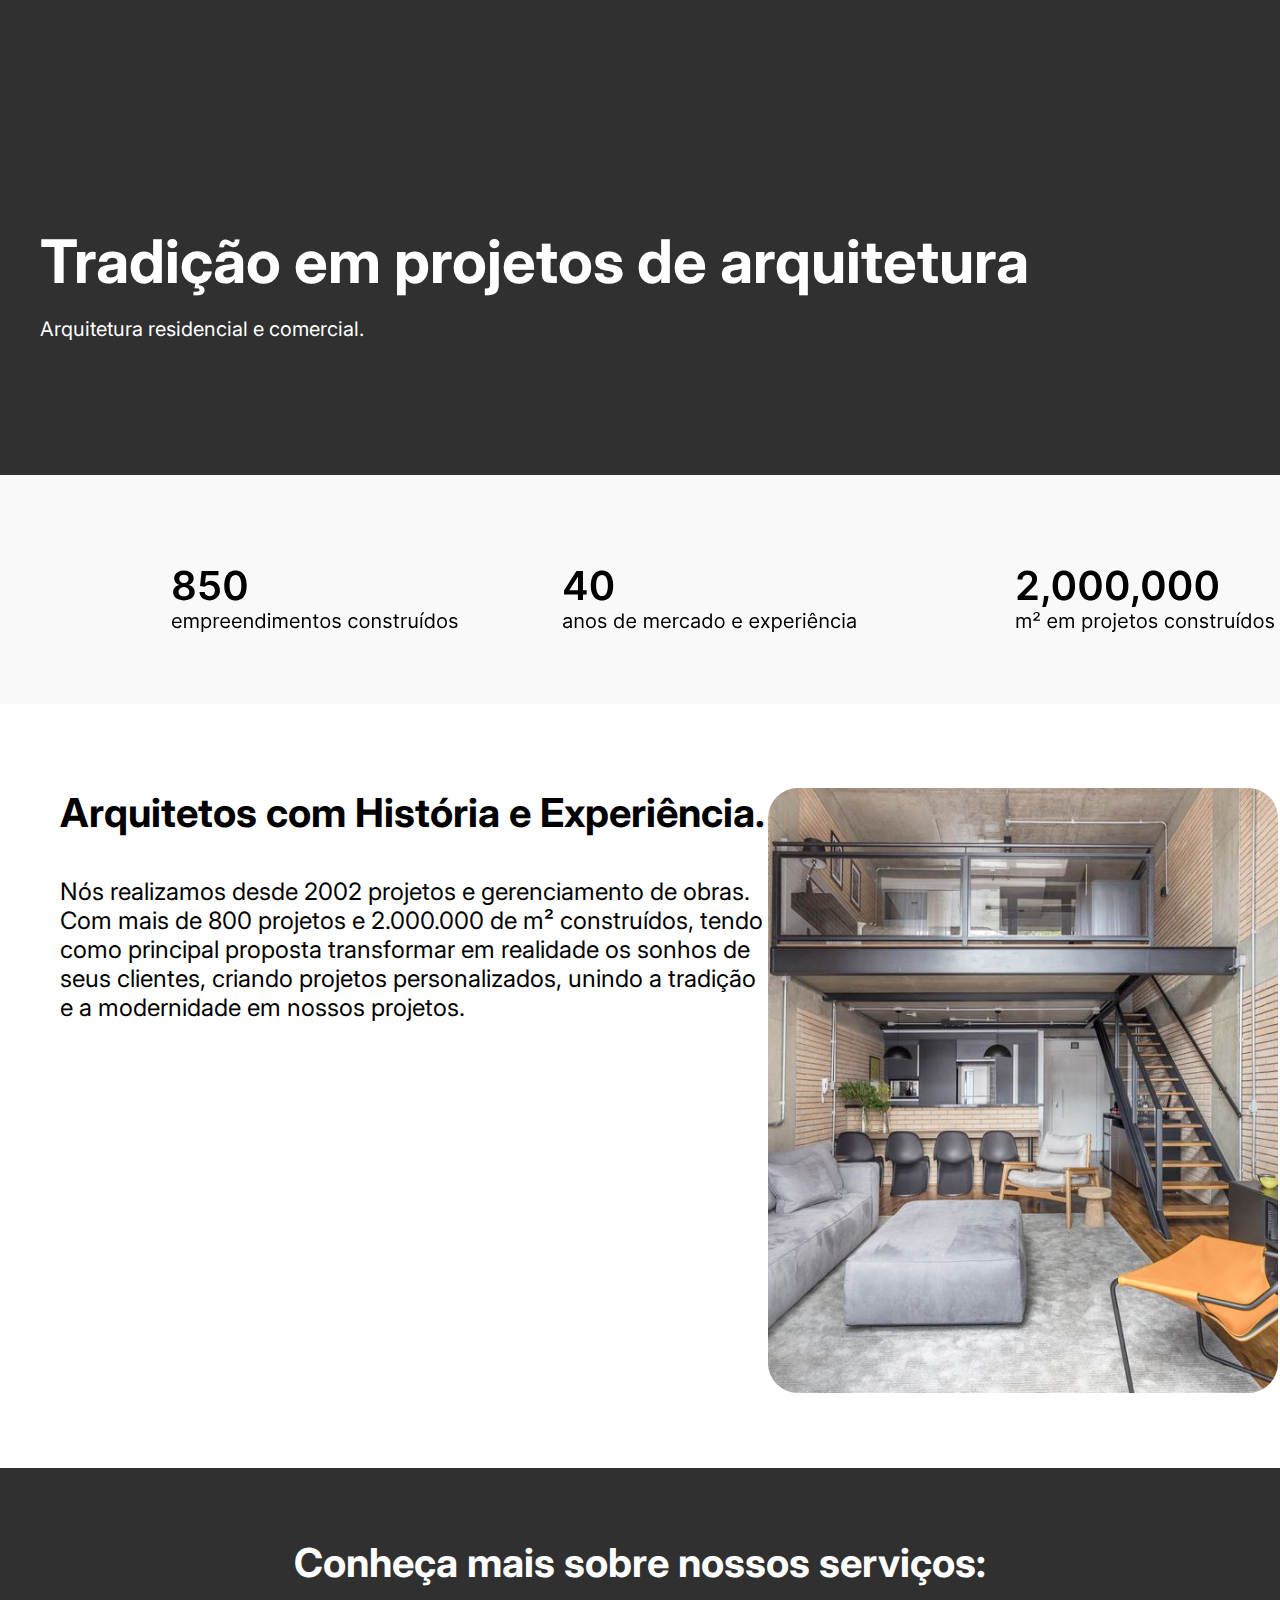
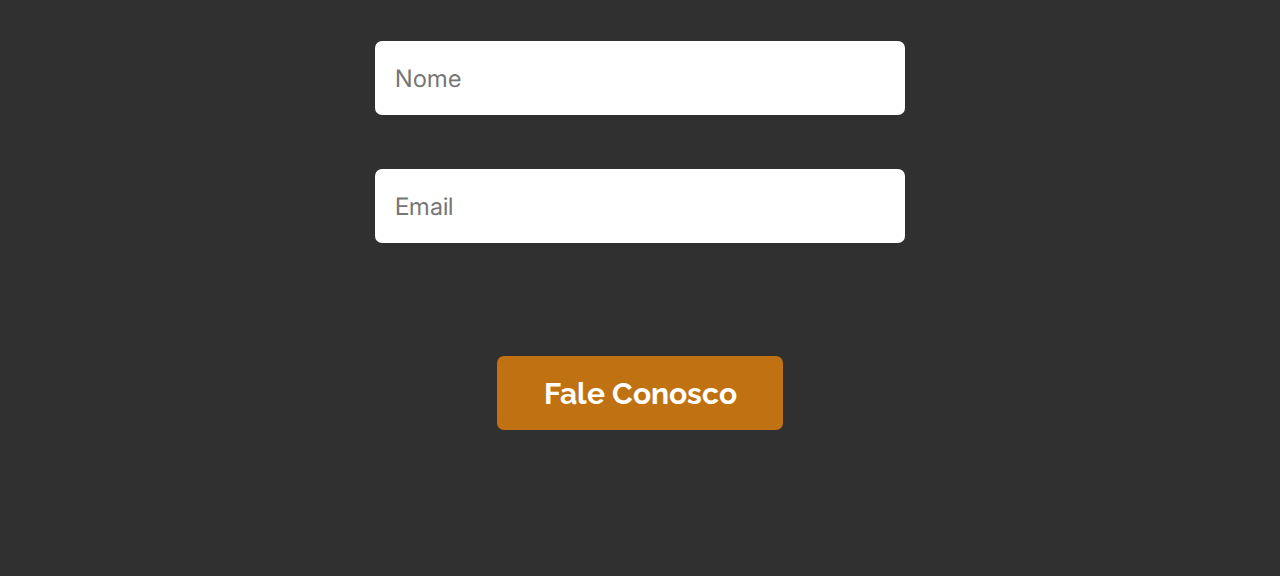
<file: index.html>
<!DOCTYPE html>
<html lang="pt-br">
<head>
    <meta charset="UTF-8">
    <meta name="viewport" content="width=device-width, initial-scale=1.0">
    <link rel="preconnect" href="https://fonts.googleapis.com">
    <link rel="preconnect" href="https://fonts.gstatic.com" crossorigin>
    <link href="https://fonts.googleapis.com/css2?family=Inter:wght@100;200;300;400;500;600;700;800;900&display=swap" rel="stylesheet">

    <link rel="preconnect" href="https://fonts.googleapis.com">
    <link rel="preconnect" href="https://fonts.gstatic.com" crossorigin>
    <link href="https://fonts.googleapis.com/css2?family=Inter:wght@100;200;300;400;500;600;700;800;900&family=Raleway:ital,wght@0,100;0,200;0,300;0,400;0,500;0,600;0,700;0,800;0,900;1,100;1,200;1,300;1,400;1,500;1,600;1,700;1,800;1,900&display=swap" rel="stylesheet">

<title>Landig Page</title>
    <link rel="stylesheet" href="style.css">
</head>
<body>
    <!--Menu superior-->
    <div id="MenuSuperior">
        <h1 id="titulo">Tradição em projetos de arquitetura</h1><br>
        <p id="SubTitulo">Arquitetura residencial e comercial.</p>
    </div>

    <!--Menu informacional-->
    <div>
        <img id="MenuInformacional" src="/imagens/menu-informacional.svg" alt="ERROR" srcset="">
    </div>

    <!--texto e imagem menu inferior-->
    <div id="menuinferior">
     <div>
          <h1 id="menuinferiortitulo">Arquitetos com História e Experiência.</h1><br><br>
          <p id="menuinferiortexto">Nós realizamos desde 2002 projetos e gerenciamento de obras.<br>
           Com mais de 800 projetos e 2.000.000 de m² construídos, tendo<br>
           como principal proposta transformar em realidade os sonhos de<br>
           seus clientes, criando projetos personalizados, unindo a tradição<br>
           e a modernidade em nossos projetos. </p>
     </div>
     <img id="imagemmenuinferior" src="/imagens/imagem-texto-informatico.svg" alt="" srcset="">
    </div>

    <!--seção formulário-->
    <div id="secaoformulario">
        <h1 id="formulariotitulo">Conheça mais sobre nossos serviços:</h1><br>
        <form id="formulario" action="https://api.sheetmonkey.io/form/to5jXqBRum5vJNec6pmAnv" method="post">
            <input class="formularios" type="text" placeholder="Nome" name="Name" required><br><br>
            <input class="formularios" type="email" placeholder="Email" name="Email" required>
            <input type="hidden" name="Created" value="x-sheetmonkey-current-date-time" /><br><br><br>
           <button id="botao">Fale Conosco</button>
       </form>

    </div>
    
</body>
</html>
</file>
<file: style.css>
*{
    margin: 0px;
    font-family: "inter";
}
#MenuSuperior{
    background-color: #303030;
    color: #FFFFFF;
    height: 475px;
}
#titulo{
    margin-left: 40px;
    font-size: 60px;
    padding-top: 225px;
}
#SubTitulo{
    font-size: 20px;
    margin-left: 40px;
}
#MenuInformacional{
    background-color: #F9F9F9;
}


#menuinferiortitulo{
    font-size: 40px;
    margin-left: 60px;
}

#menuinferiortexto{
    font-size: 24px;
    margin-left: 60px;  
}

#menuinferior{
    display: grid;
    grid-auto-flow: column;
    margin-top: 80px;
}

#secaoformulario{
    background-color: #303030;
    height: 638px;
    margin-top: 75px;
    color: #FFFFFF;
    font-size: 20px;
    text-align: center;
    padding-top: 70px;
}

#formulario{
    padding: 30px;
}

input{
    height: 72px;
    width: 508px;
    border: none;
    border-radius: 7px;
    margin-bottom: 30px;
    padding-left: 20px;
}

#botao{
    font-family: raleway;
    border: none;
    border-radius: 7px;
    background-color: #C07212;
    color: #FFFFFF;
    width: 286px;
    height: 74px;
    font-size: 30px;
    font-weight: bolder;
    cursor: pointer;
    margin-top: 35px;
}
button:hover{
    transform: translateY(-7px);
    transition-duration: 0.5s;
    color: white;
    background-color: #7a4607;
    box-shadow: 0px 15px 20px #573103ba;
}
::placeholder{
    font-size: 24px;
}
.formularios{
    font-size: 24px;
}
</file>
